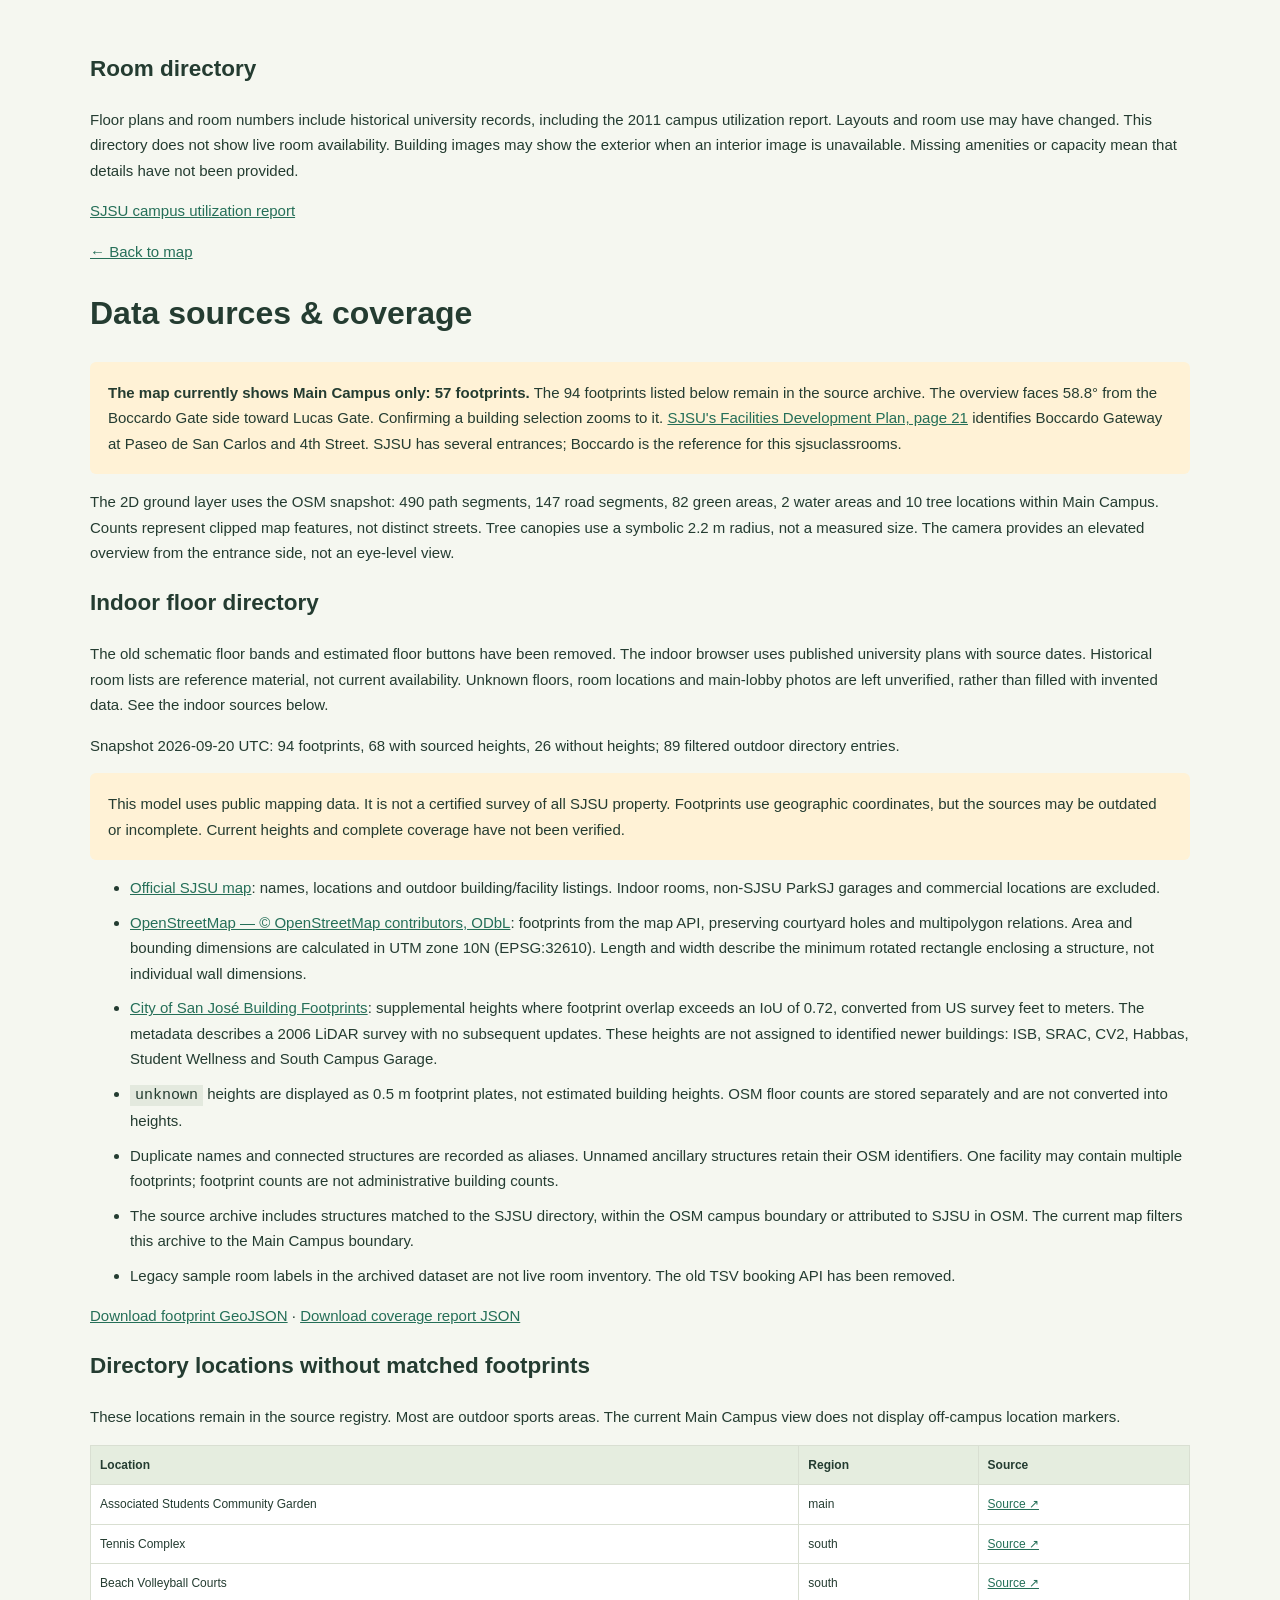
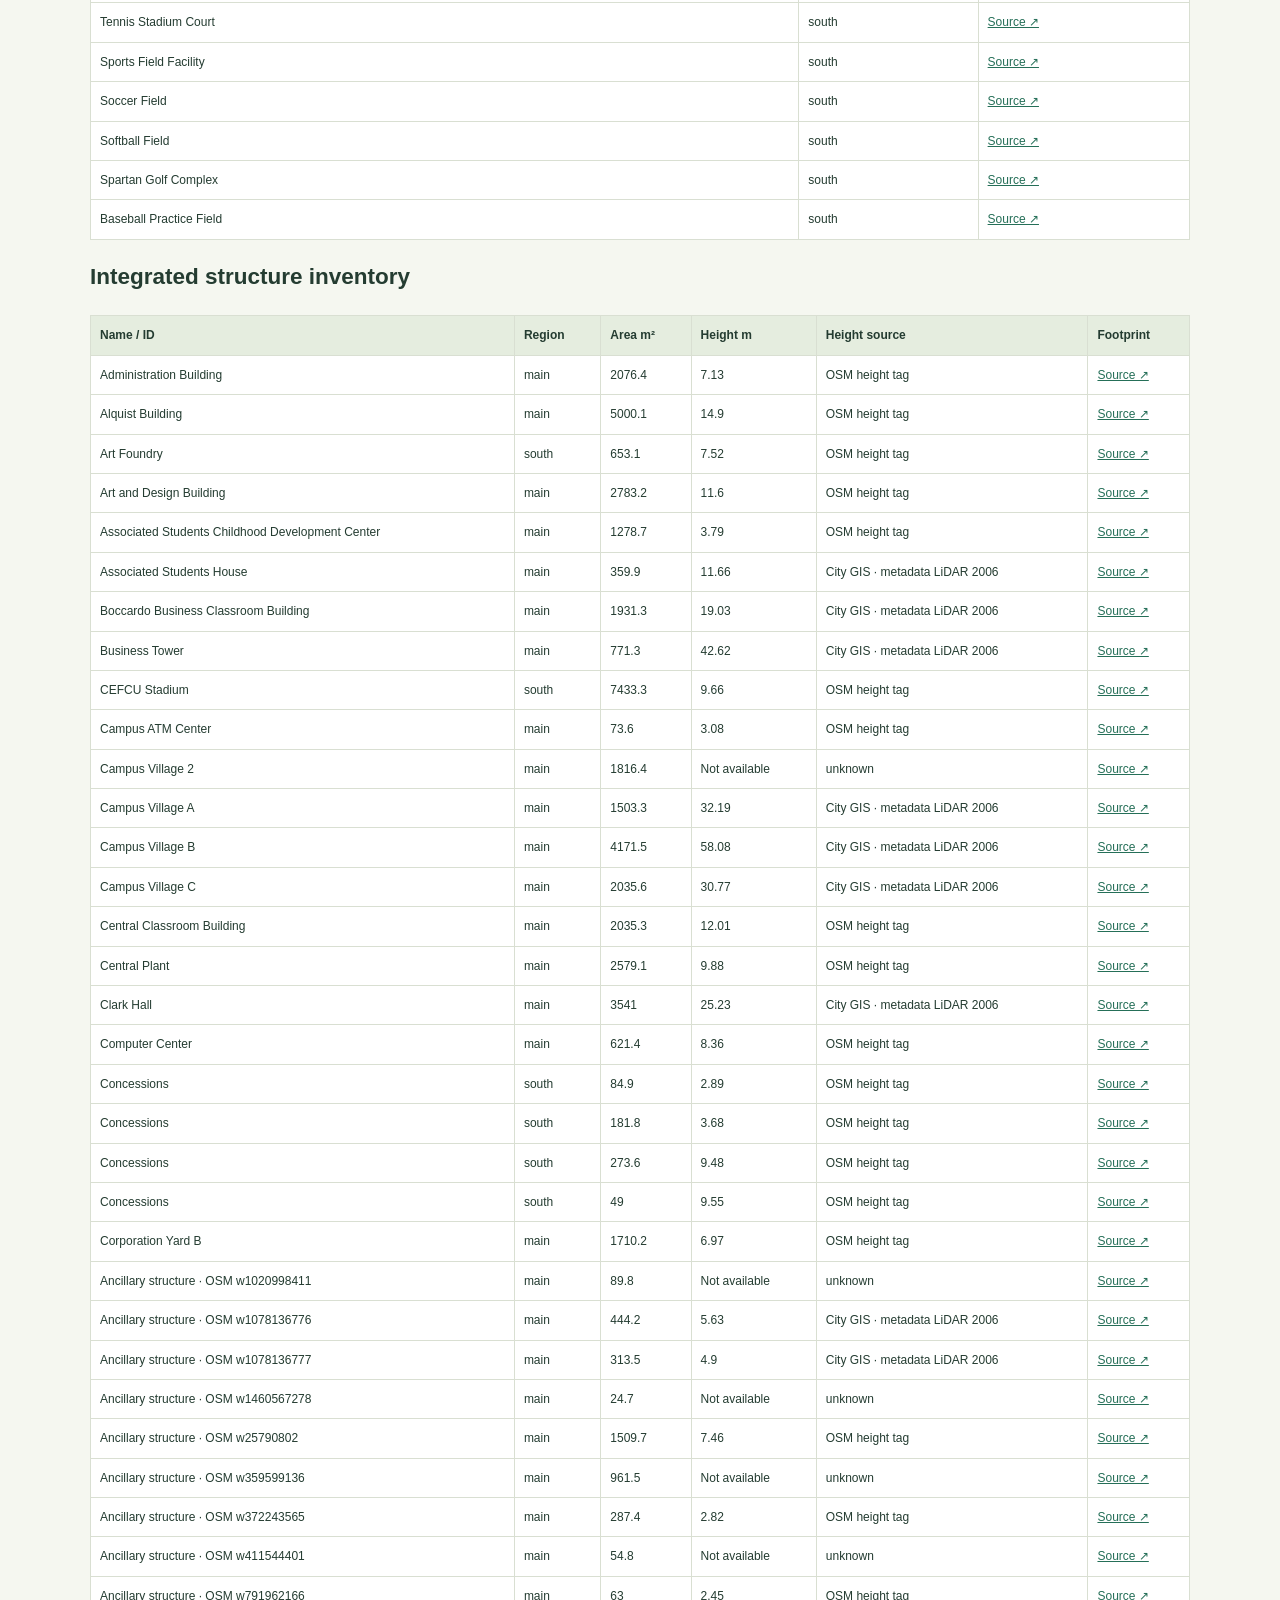
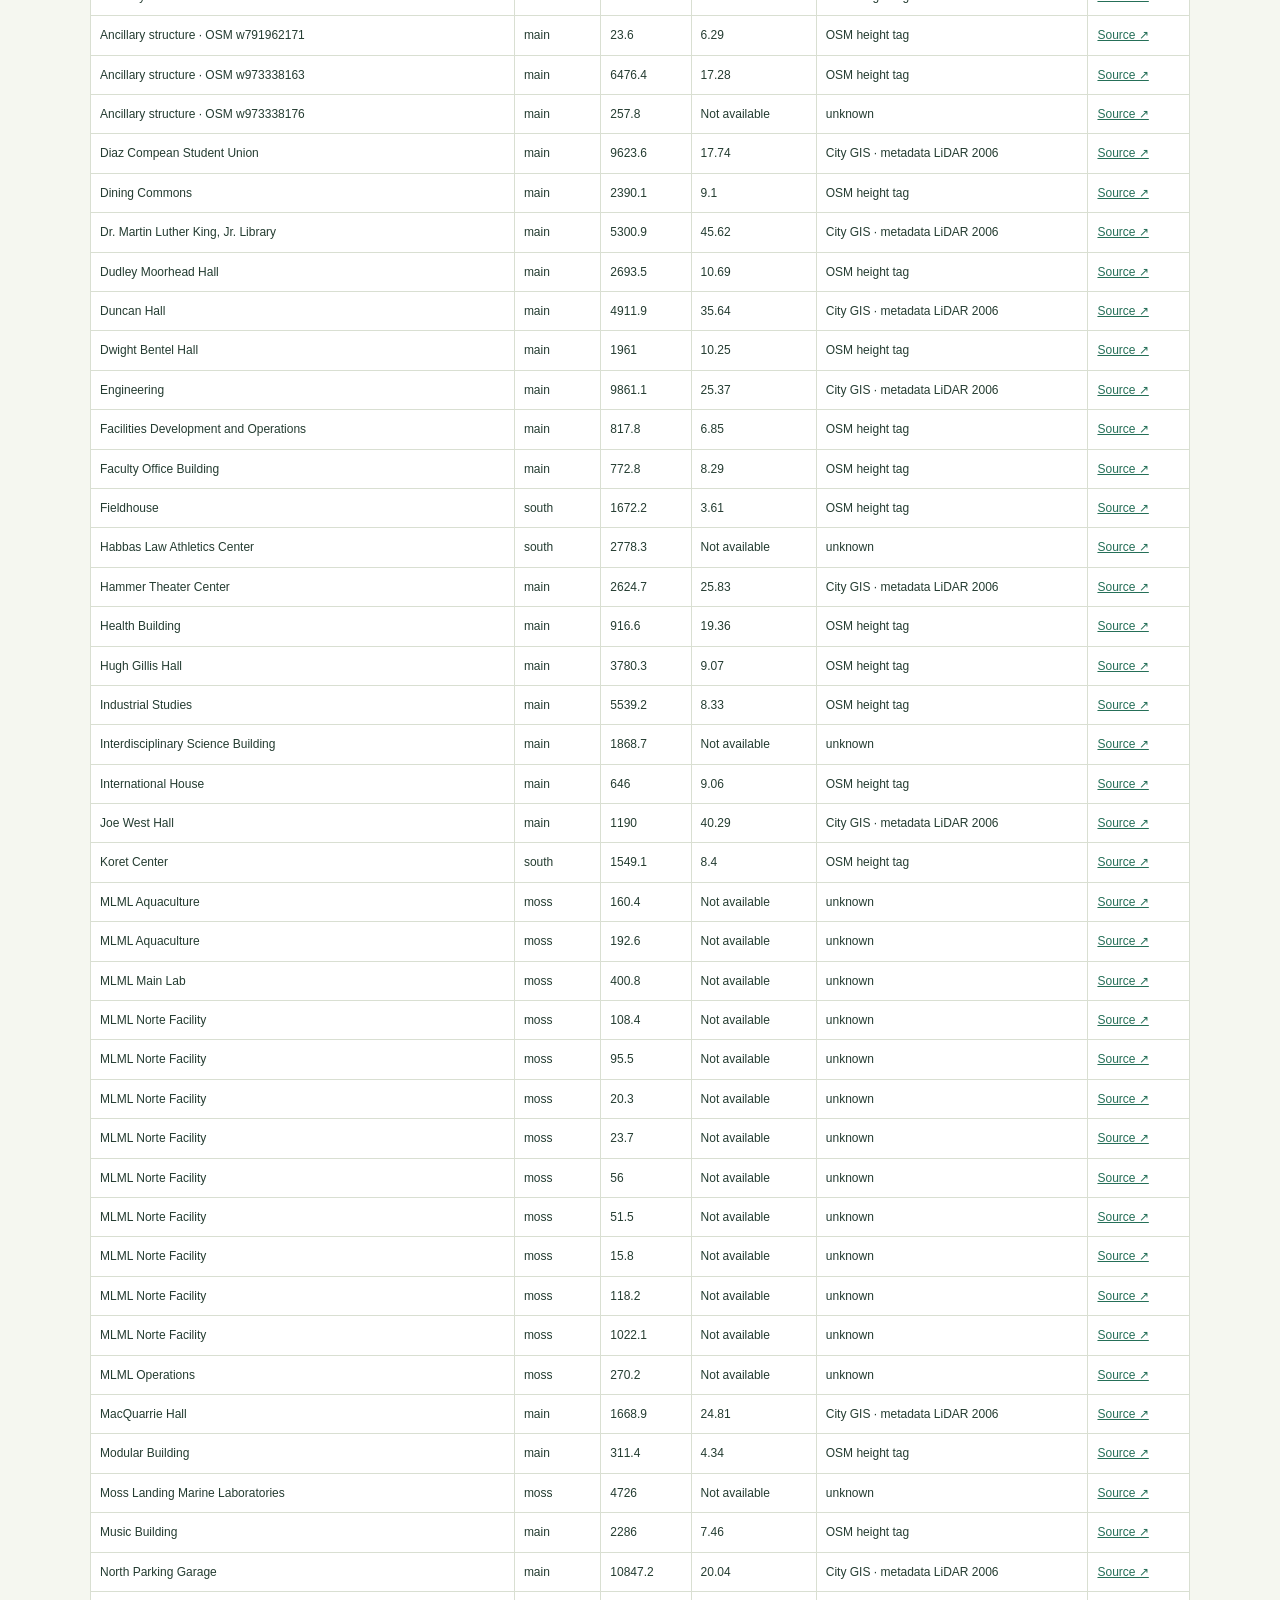
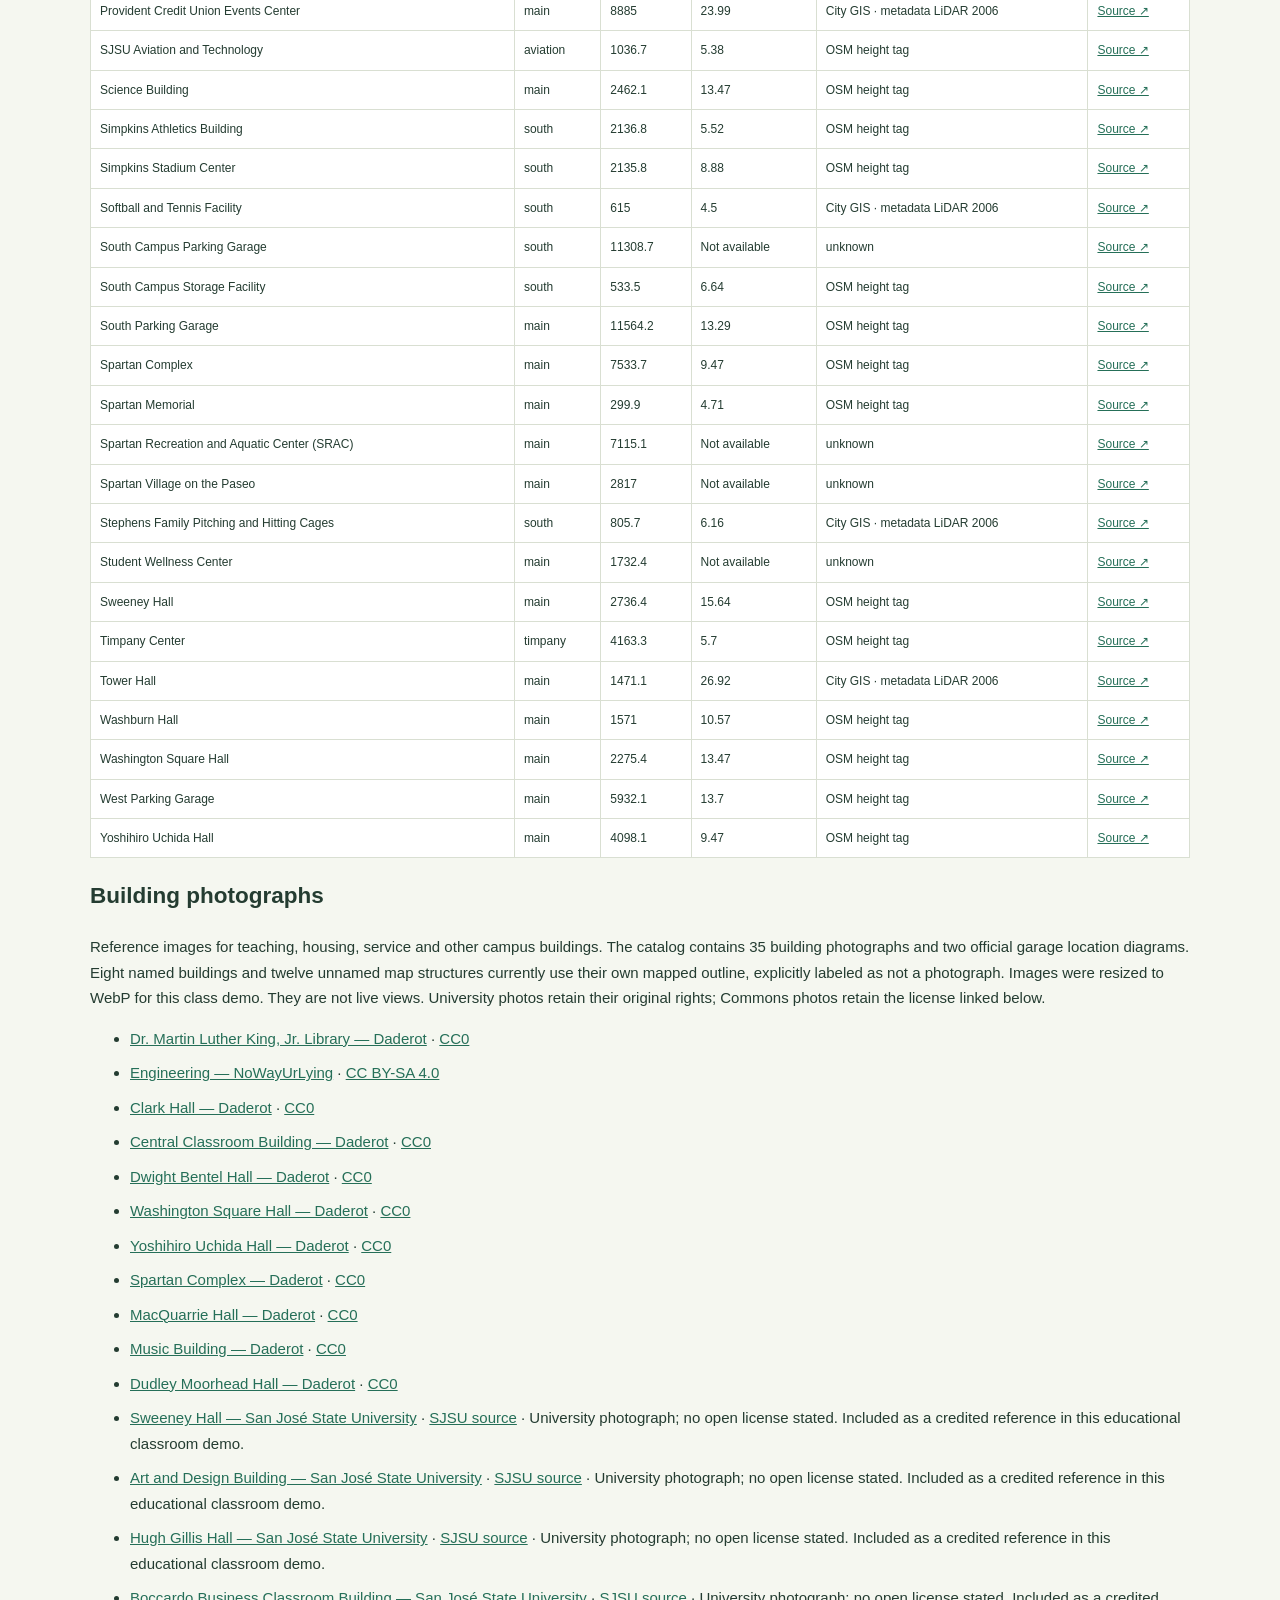
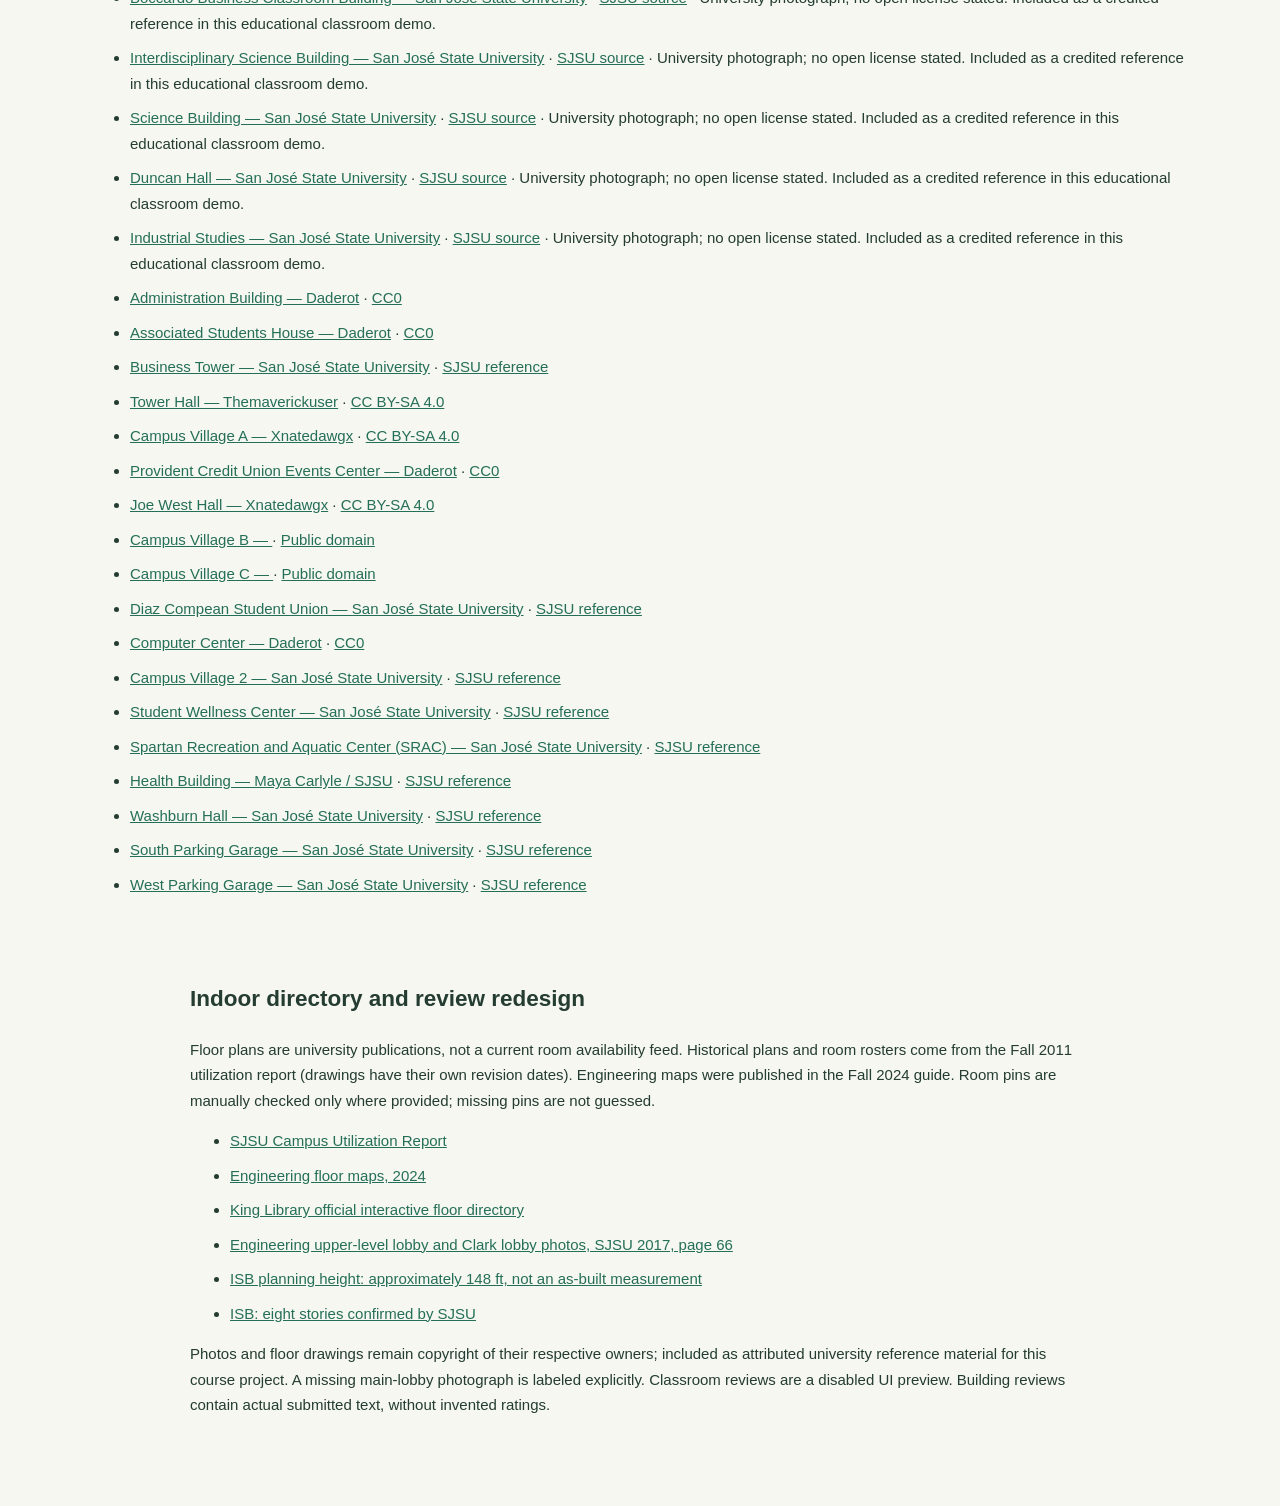
<file: src/main/webapp/sources.html>
<!doctype html>
<!--
Data source page. It explains map coverage and known limits.
It reads the bundled map inventory, not the MySQL account database.
-->
<html lang="en">
  <head>
    <meta charset="utf-8" />
    <meta name="viewport" content="width=device-width,initial-scale=1" />
    <title>Sources & coverage · SJSU</title>
    <style>
      body {
        max-width: 1100px;
        margin: 50px auto;
        padding: 0 25px;
        font:
          15px/1.7 "Segoe UI",
          sans-serif;
        color: #243c31;
        background: #f5f7f0;
      }
      a {
        color: #256f58;
      }
      h1 {
        font-size: 32px;
      }
      table {
        border-collapse: collapse;
        width: 100%;
        background: white;
        font-size: 12px;
      }
      th,
      td {
        padding: 9px;
        border: 1px solid #d9dfd2;
        text-align: left;
      }
      th {
        background: #e5eddf;
      }
      code {
        background: #e3e9de;
        padding: 2px 5px;
      }
      .notice {
        padding: 18px;
        background: #fff2d6;
        border-radius: 6px;
      }
      li {
        margin: 9px 0;
      }
    </style>
  </head>
  <body>
<section aria-label="Room directory sources"><h2>Room directory</h2><p>Floor plans and room numbers include historical university records, including the 2011 campus utilization report. Layouts and room use may have changed. This directory does not show live room availability. Building images may show the exterior when an interior image is unavailable. Missing amenities or capacity mean that details have not been provided.</p><p><a href="https://www.sjsu.edu/fdo/docs/SJSU_Campus_Utilization_Report.pdf">SJSU campus utilization report</a></p></section>

    <a href="./">← Back to map</a>
    <h1>Data sources & coverage</h1>
    <p class="notice">
      <strong>The map currently shows Main Campus only: 57 footprints.</strong>
      The 94 footprints listed below remain in the source archive. The overview
      faces 58.8° from the Boccardo Gate side toward Lucas Gate. Confirming a
      building selection zooms to it.
      <a
        href="https://www.sjsu.edu/campusmasterplan/docs/SJSU_Facility_Development_Plan_2017.pdf"
        >SJSU's Facilities Development Plan, page 21</a
      >
      identifies Boccardo Gateway at Paseo de San Carlos and 4th Street. SJSU
      has several entrances; Boccardo is the reference for this sjsuclassrooms.
    </p>
    <p>
      The 2D ground layer uses the OSM snapshot: 490 path segments, 147 road
      segments, 82 green areas, 2 water areas and 10 tree locations within Main
      Campus. Counts represent clipped map features, not distinct streets. Tree
      canopies use a symbolic 2.2 m radius, not a measured size. The camera
      provides an elevated overview from the entrance side, not an eye-level
      view.
    </p>
    <h2>Indoor floor directory</h2>
    <p>The old schematic floor bands and estimated floor buttons have been removed.
    The indoor browser uses published university plans with source dates.
    Historical room lists are reference material, not current availability.
    Unknown floors, room locations and main-lobby photos are left unverified,
    rather than filled with invented data. See the indoor sources below.</p>
    <p id="counts"></p>
    <p class="notice">
      This model uses public mapping data. It is not a certified survey of all
      SJSU property. Footprints use geographic coordinates, but the sources may
      be outdated or incomplete. Current heights and complete coverage have not
      been verified.
    </p>
    <ul>
      <li>
        <a href="https://map.sjsu.edu/">Official SJSU map</a>: names, locations
        and outdoor building/facility listings. Indoor rooms, non-SJSU ParkSJ
        garages and commercial locations are excluded.
      </li>
      <li>
        <a href="https://www.openstreetmap.org/copyright"
          >OpenStreetMap — © OpenStreetMap contributors, ODbL</a
        >: footprints from the map API, preserving courtyard holes and
        multipolygon relations. Area and bounding dimensions are calculated in
        UTM zone 10N (EPSG:32610). Length and width describe the minimum rotated
        rectangle enclosing a structure, not individual wall dimensions.
      </li>
      <li>
        <a
          href="https://geo.sanjoseca.gov/server/rest/services/DOT/DOT_Basemap_InfrastructureMaintenance/MapServer/13"
          >City of San José Building Footprints</a
        >: supplemental heights where footprint overlap exceeds an IoU of 0.72,
        converted from US survey feet to meters. The metadata describes a 2006
        LiDAR survey with no subsequent updates. These heights are not assigned
        to identified newer buildings: ISB, SRAC, CV2, Habbas, Student Wellness
        and South Campus Garage.
      </li>
      <li>
        <code>unknown</code> heights are displayed as 0.5 m footprint plates,
        not estimated building heights. OSM floor counts are stored separately
        and are not converted into heights.
      </li>
      <li>
        Duplicate names and connected structures are recorded as aliases.
        Unnamed ancillary structures retain their OSM identifiers. One facility
        may contain multiple footprints; footprint counts are not administrative
        building counts.
      </li>
      <li>
        The source archive includes structures matched to the SJSU directory,
        within the OSM campus boundary or attributed to SJSU in OSM. The current
        map filters this archive to the Main Campus boundary.
      </li>
      <li>
        Legacy sample room labels in the archived dataset are not live room
        inventory. The old TSV booking API has been removed.
      </li>
    </ul>
    <p>
      <a href="data/buildings.geojson" download>Download footprint GeoJSON</a> ·
      <a href="data/coverage.json" download>Download coverage report JSON</a>
    </p>
    <h2>Directory locations without matched footprints</h2>
    <p>
      These locations remain in the source registry. Most are outdoor sports
      areas. The current Main Campus view does not display off-campus location
      markers.
    </p>
    <table>
      <thead>
        <tr>
          <th>Location</th>
          <th>Region</th>
          <th>Source</th>
        </tr>
      </thead>
      <tbody id="missing"></tbody>
    </table>
    <h2>Integrated structure inventory</h2>
    <table>
      <thead>
        <tr>
          <th>Name / ID</th>
          <th>Region</th>
          <th>Area m²</th>
          <th>Height m</th>
          <th>Height source</th>
          <th>Footprint</th>
        </tr>
      </thead>
      <tbody id="inventory"></tbody>
    </table>
    <!-- Load the archive before the script below builds the source tables. -->
    <script src="data/campus-data.js"></script>
    <script>
      const { geo, meta } = CAMPUS_DATA;
      document.getElementById("counts").textContent =
        `Snapshot ${meta.retrieved}: ${meta.buildingCount} footprints, ${meta.heightCount} with sourced heights, ${meta.buildingCount - meta.heightCount} without heights; ${meta.registryCount} filtered outdoor directory entries.`;
      // Build cells with textContent so data is shown as text, not executable HTML.
      function row(target, values, url) {
        const tr = document.createElement("tr");
        for (const value of values) {
          const td = document.createElement("td");
          td.textContent = value;
          tr.append(td);
        }
        const td = document.createElement("td"),
          a = document.createElement("a");
        a.href = url;
        a.textContent = "Source ↗";
        a.target = "_blank";
        td.append(a);
        tr.append(td);
        document.getElementById(target).append(tr);
      }
      meta.unmatched.forEach((r) => row("missing", [r.name, r.campus], r.url));
      geo.features.forEach((f) => {
        const p = f.properties;
        row(
          "inventory",
          [
            p.name,
            p.campus,
            p.area,
            p.height ?? "Not available",
            p.heightSource,
          ],
          p.sourceUrl,
        );
      });
    </script>
  <!-- Photo credits stay with the frontend and do not require a database. -->
    <section><h2>Building photographs</h2>
      <p>Reference images for teaching, housing, service and other campus buildings. The catalog contains 35 building photographs and two official garage location diagrams. Eight named buildings and twelve unnamed map structures currently use their own mapped outline, explicitly labeled as not a photograph. Images were resized to WebP for this class demo. They are not live views. University photos retain their original rights; Commons photos retain the license linked below.</p>
      <ul id="photo-credits"></ul>
    </section>
    <script src="data/main-scene.js"></script>
    <script src="data/building-photos.js?v=organized-20261027"></script>
    <script>
      // Use safe text nodes and show a source and license for every downloaded image.
      for (const [id, photo] of Object.entries(window.BUILDING_PHOTOS)) {
        const item = document.createElement('li');
        const name = window.MAIN_SCENE.geo.features.find(f => f.properties.id === id)?.properties.name || id;
        const source = document.createElement('a');
        source.href = photo.source; source.textContent = name + ' — ' + photo.author;
        const license = document.createElement('a');
        license.href = photo.licenseUrl || photo.source; license.textContent = photo.license;
        item.append(source, document.createTextNode(' · '), license);
        if (photo.rights) item.append(document.createTextNode(' · ' + photo.rights));
        document.getElementById('photo-credits').append(item);
      }
    </script>
  <section style="max-width:900px;margin:40px auto;padding:24px"><h2>Indoor directory and review redesign</h2><p>Floor plans are university publications, not a current room availability feed. Historical plans and room rosters come from the Fall 2011 utilization report (drawings have their own revision dates). Engineering maps were published in the Fall 2024 guide. Room pins are manually checked only where provided; missing pins are not guessed.</p><ul><li><a href="https://www.sjsu.edu/fdo/docs/SJSU_Campus_Utilization_Report.pdf">SJSU Campus Utilization Report</a></li><li><a href="https://www.sjsu.edu/engineering/docs/FA24%20Engineering%20Buildings.pdf">Engineering floor maps, 2024</a></li><li><a href="https://booking.sjlibrary.org/maps">King Library official interactive floor directory</a></li><li><a href="https://www.sjsu.edu/campusmasterplan/docs/SJSU_Facility_Development_Plan_2017.pdf#page=66">Engineering upper-level lobby and Clark lobby photos, SJSU 2017, page 66</a></li><li><a href="https://www.sjsu.edu/fdo/docs/ISB_Final%20MND.pdf#page=14">ISB planning height: approximately 148 ft, not an as-built measurement</a></li><li><a href="https://events.sjsu.edu/isb">ISB: eight stories confirmed by SJSU</a></li></ul><p>Photos and floor drawings remain copyright of their respective owners; included as attributed university reference material for this course project. A missing main-lobby photograph is labeled explicitly. Classroom reviews are a disabled UI preview. Building reviews contain actual submitted text, without invented ratings.</p></section></body>
</html>
</file>
